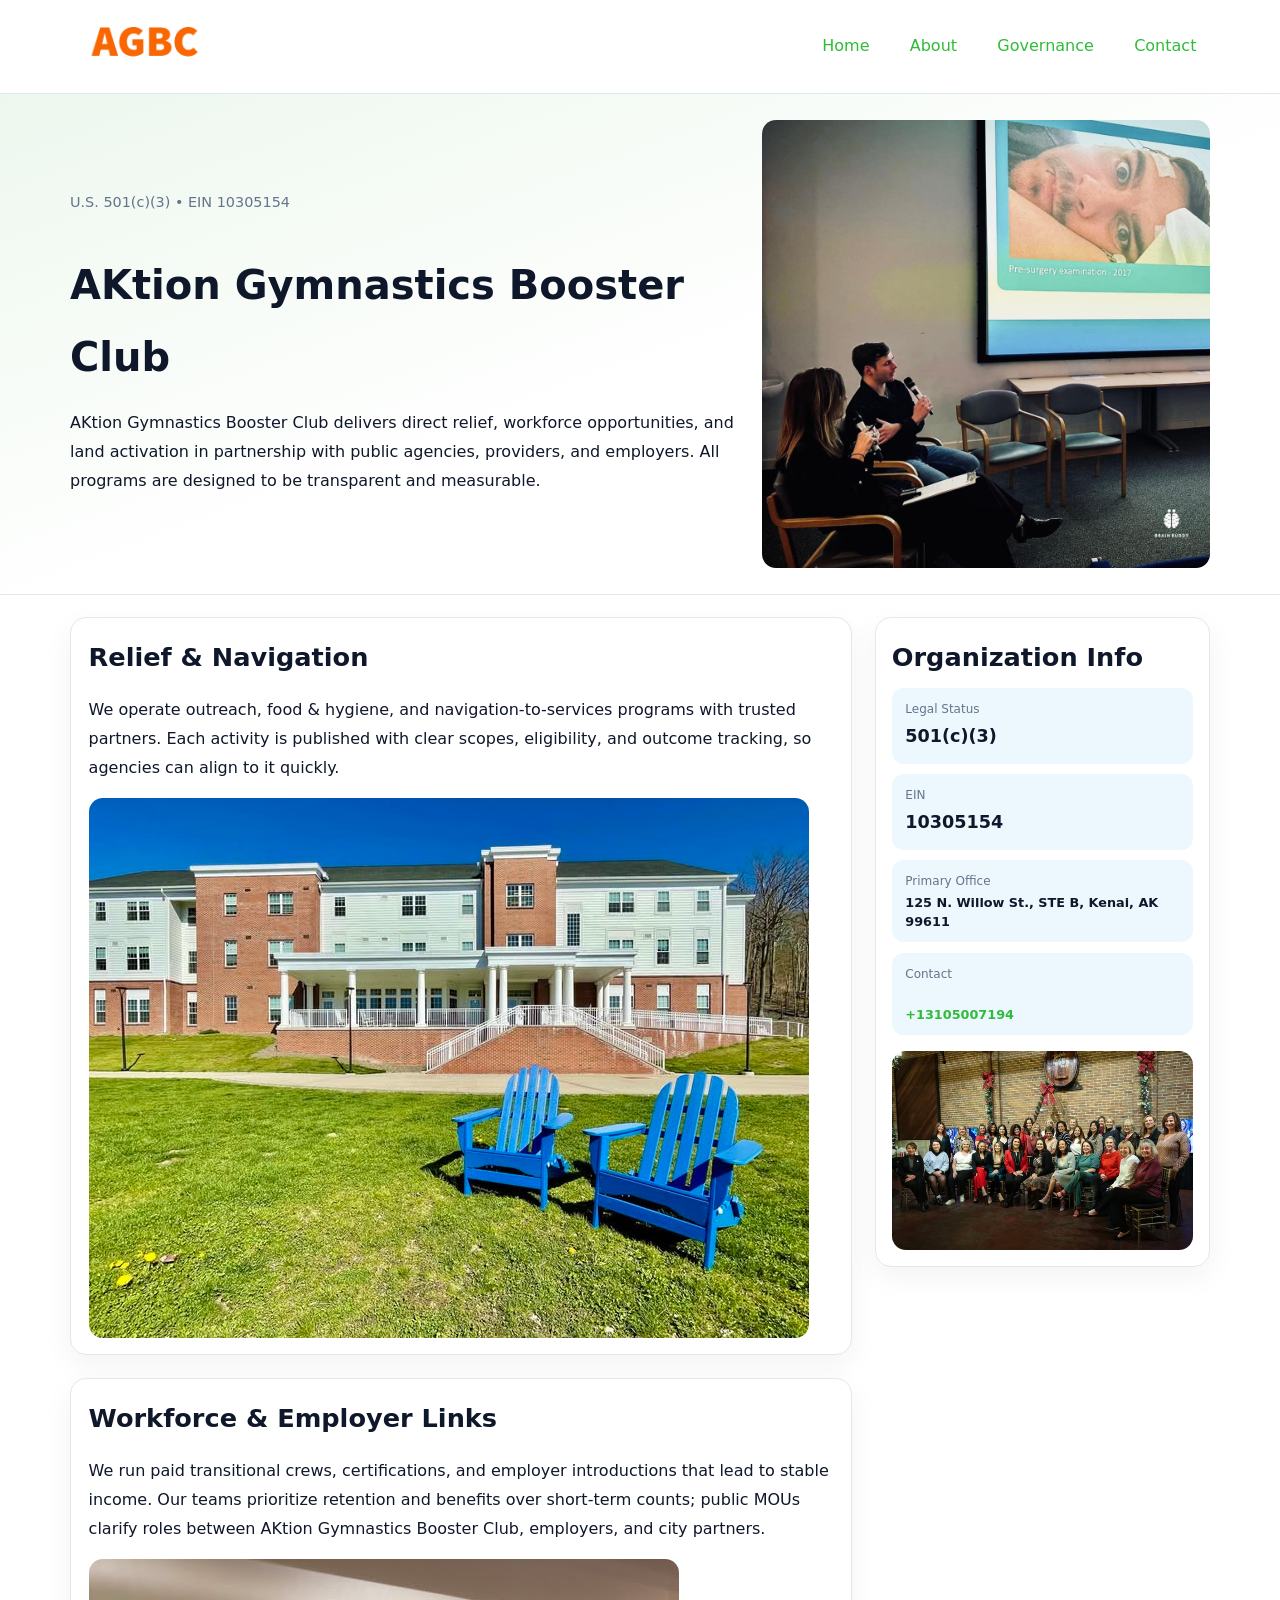
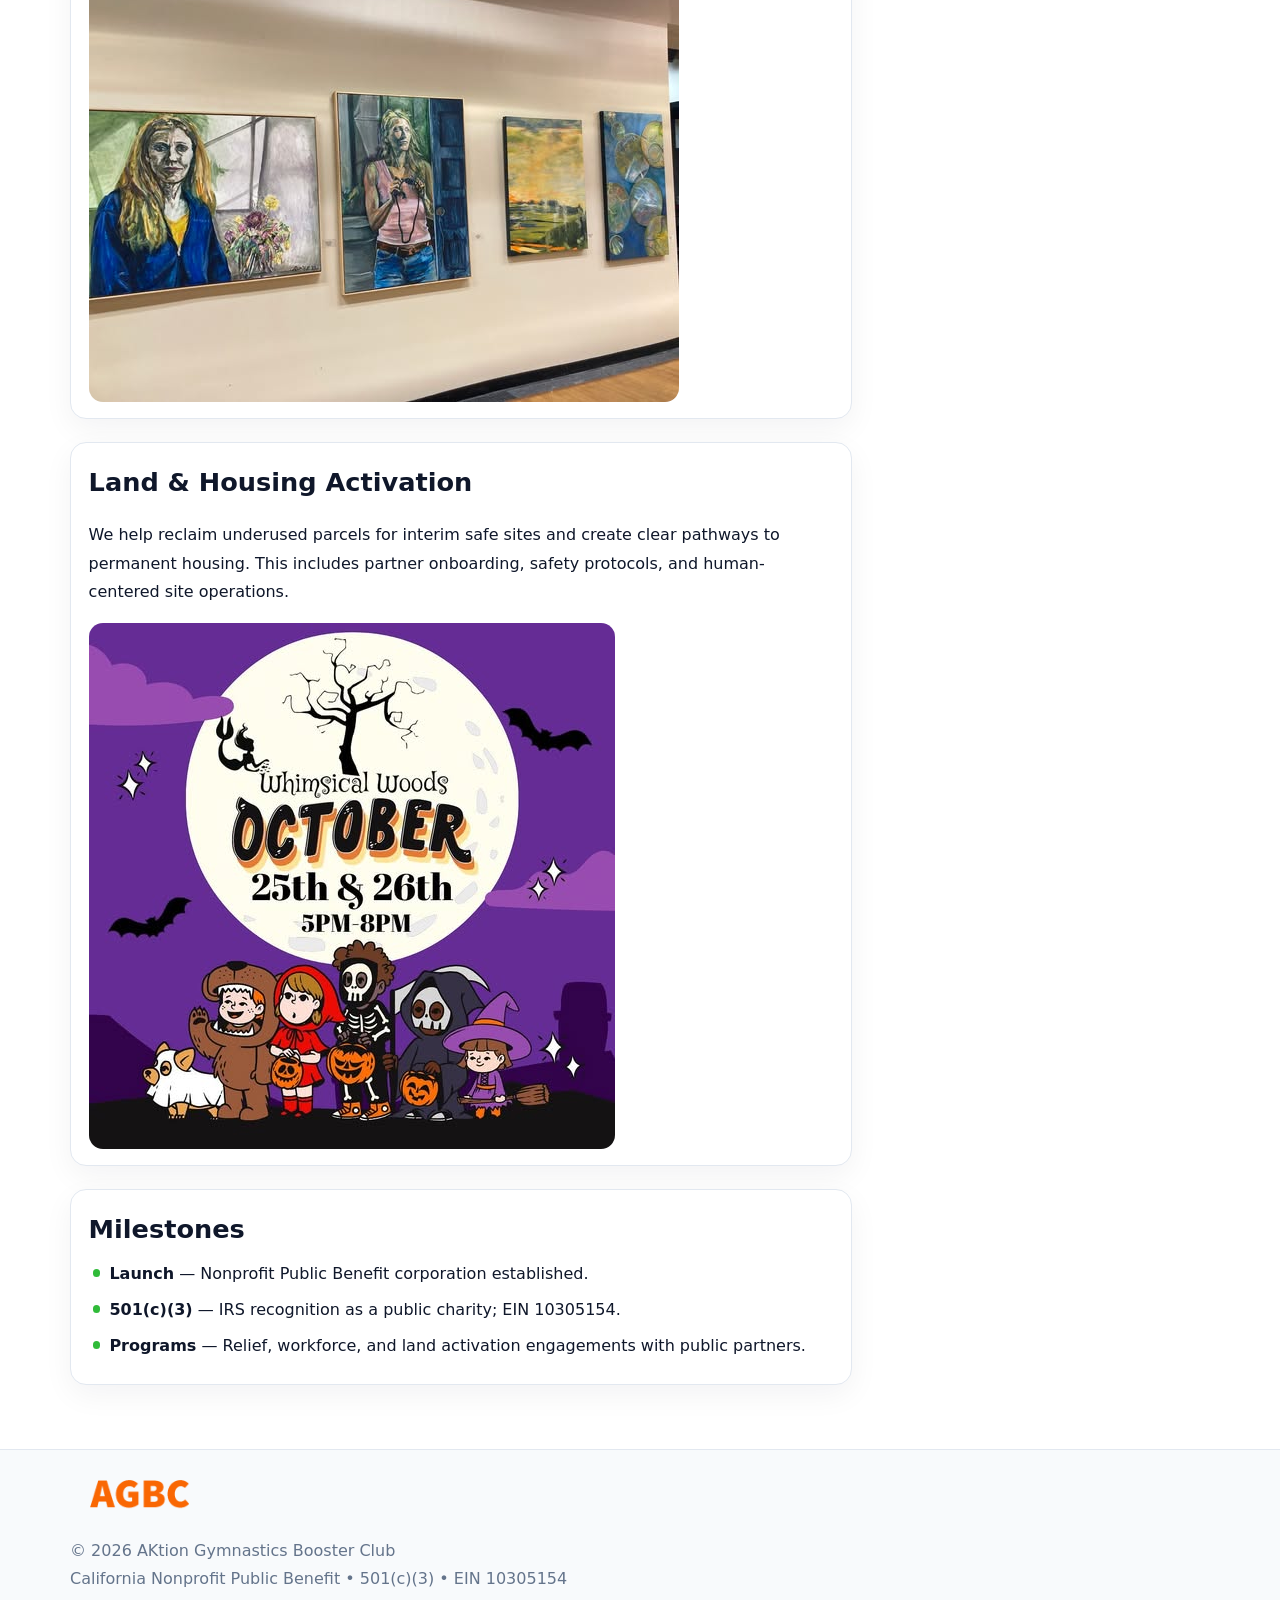
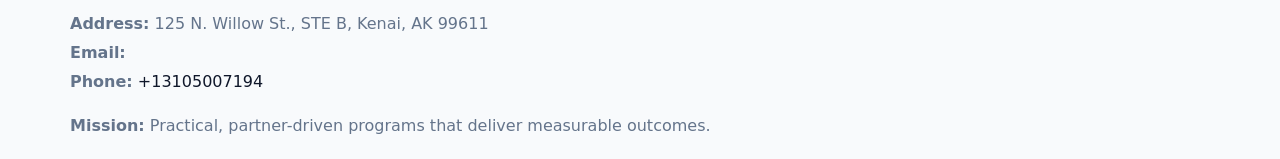
<file: index.html>
<!doctype html><html lang="en"><head>
<meta charset="utf-8">
<meta name="viewport" content="width=device-width,initial-scale=1">
<title>AKtion Gymnastics Booster Club – Nonprofit • 2025</title>
<link rel="stylesheet" href="assets/styles.css">
<link rel="icon" href="images/logo.png">
<meta name="data-ein" content="10305154">
<meta name="data-name" content="AKtion Gymnastics Booster Club">
<meta name="data-email" content="">
<meta name="data-phone" content="+13105007194">
<meta name="data-address" content="125 N. Willow St., STE B,
Kenai, AK 99611">
<meta name="data-map" content="125+N+Willow+St+,+STE+B,+Kenai,+AK+99611">
  <meta name="description" content="Dedicated to community services, education, and direct relief, AKtion Gymnastics Booster Club collaborates with neighbors and partners to deliver practical help and long-term impac.">
<meta name="facebook-domain-verification" content="mcu6aeagbzarnep5le849tok6dczco" />
</head><body>
<div style="position:absolute;left:-9999px;top:-9999px;opacity:0" data-uniq="{{UNIQUE_BLOB}}">
  <span>Dedicated to community services, education, and direct relief, AKtion Gymnastics Booster Club collaborates with neighbors and partners to deliver practical help and long-term impact.</span><svg width="12" height="12" viewBox="0 0 12 12" xmlns="http://www.w3.org/2000/svg"><circle cx="6" cy="6" r="5" fill="#2563eb"/></svg><img src="images/board.jpg" width="1" height="1" alt="" loading="lazy"/>
</div>

<header>
  <div class="topnav">
    <a href="index.html"><img src="images/logo.png" alt="AKtion Gymnastics Booster Club" style="width:150px"></a>
    <nav>
      <a class="active" href="index.html">Home</a>
      <a href="about.html">About</a>
      <a href="governance.html">Governance</a>
      <a href="contact.html">Contact</a>
    </nav>
  </div>
</header>

<section class="c9d44aabd3f">
  <div class="hero-wrap">
    <div>
      <p class="subtle">U.S. 501(c)(3) • EIN 10305154</p>
      <h1>AKtion Gymnastics Booster Club</h1>
      <p class="c2a38b78b90">AKtion Gymnastics Booster Club delivers direct relief, workforce opportunities, and land activation in partnership with public agencies, providers, and employers. All programs are designed to be transparent and measurable.</p>
    </div>
    <img src="images/hero.jpg" alt="Program photo">
  </div>
</section>

<div class="page">
  <main>
    <section class="section panel">
      <h2>Relief & Navigation</h2>
      <p>We operate outreach, food & hygiene, and navigation-to-services programs with trusted partners. Each activity is published with clear scopes, eligibility, and outcome tracking, so agencies can align to it quickly.</p>
      <img src="images/relief.jpg" alt="" style="margin-top:1rem">
    </section>

    <section class="section panel">
      <h2>Workforce & Employer Links</h2>
      <p>We run paid transitional crews, certifications, and employer introductions that lead to stable income. Our teams prioritize retention and benefits over short-term counts; public MOUs clarify roles between AKtion Gymnastics Booster Club, employers, and city partners.</p>
      <img src="images/jobs.jpg" alt="" style="margin-top:1rem">
    </section>

    <section class="section panel">
      <h2>Land & Housing Activation</h2>
      <p>We help reclaim underused parcels for interim safe sites and create clear pathways to permanent housing. This includes partner onboarding, safety protocols, and human-centered site operations.</p>
      <img src="images/land.jpg" alt="" style="margin-top:1rem">
    </section>

    <section class="section panel">
      <h2>Milestones</h2>
      <ul class="timeline">
        <li><strong>Launch</strong> — Nonprofit Public Benefit corporation established.</li>
        <li><strong>501(c)(3)</strong> — IRS recognition as a public charity; EIN 10305154.</li>
        <li><strong>Programs</strong> — Relief, workforce, and land activation engagements with public partners.</li>
      </ul>
    </section>
  </main>

  <aside>
    <div class="sidebox">
      <h2>Organization Info</h2>
      <div class="metric">
        <div class="label">Legal Status</div>
        <div class="value">501(c)(3)</div>
      </div>
      <div class="metric">
        <div class="label">EIN</div>
        <div class="value">10305154</div>
      </div>
      <div class="metric">
        <div class="label">Primary Office</div>
        <div class="value" style="font-size:.8rem;line-height:1.5">125 N. Willow St., STE B,
Kenai, AK 99611</div>
      </div>
      <div class="metric">
        <div class="label">Contact</div>
        <div class="value" style="font-size:.8rem;line-height:1.5">
          <a href="mailto:"></a><br>
          <a href="tel:+13105007194">+13105007194</a>
        </div>
      </div>
      <img src="images/community.jpg" alt="" style="margin-top:1rem">
    </div>
  </aside>
</div>

<footer>
  <div class="footer-wrap">
    <div class="footer-grid">
      <div class="footer-col">
        <img src="images/logo.png" alt="" style="width:140px;margin-bottom:.4rem">
        <div class="small">© <span id="year"></span> AKtion Gymnastics Booster Club</div>
        <div class="small">California Nonprofit Public Benefit • 501(c)(3) • EIN 10305154</div>
      </div>
      <div class="footer-col">
        <div class="small"><strong>Address:</strong> 125 N. Willow St., STE B,
Kenai, AK 99611</div>
        <div class="small"><strong>Email:</strong> <a href="mailto:"></a></div>
        <div class="small"><strong>Phone:</strong> <a href="tel:+13105007194">+13105007194</a></div>
      </div>
      <div class="footer-col">
        <div class="small"><strong>Mission:</strong> Practical, partner-driven programs that deliver measurable outcomes.</div>
      </div>
    </div>
  </div>
</footer>

<script>
(function(){
  function m(n){const e=document.querySelector('meta[name="'+n+'"]');return e?e.content:'';}
  function h(s){let x=2166136261>>>0;for(let i=0;i<s.length;i++){x^=s.charCodeAt(i);x=(x*16777619)>>>0;}return x>>>0;}
  const key = h((m('data-ein') || m('data-name') || '0').replace(/\s+/g,''));
  const H = key % 360, S = 55 + (key % 20), L = 46;
  const r = document.documentElement;
  r.style.setProperty('--brand', `hsl(${H} ${S}% ${L}%)`);
  r.style.setProperty('--brand-ink', `hsl(${H} ${Math.min(95,S+10)}% ${Math.max(20,L-18)}%)`);
  r.style.setProperty('--soft', `hsl(${H} ${Math.max(40,S-25)}% 95%)`);
  const y = document.getElementById('year'); if (y) y.textContent = new Date().getFullYear();
})();
</script>
</body></html>
</file>
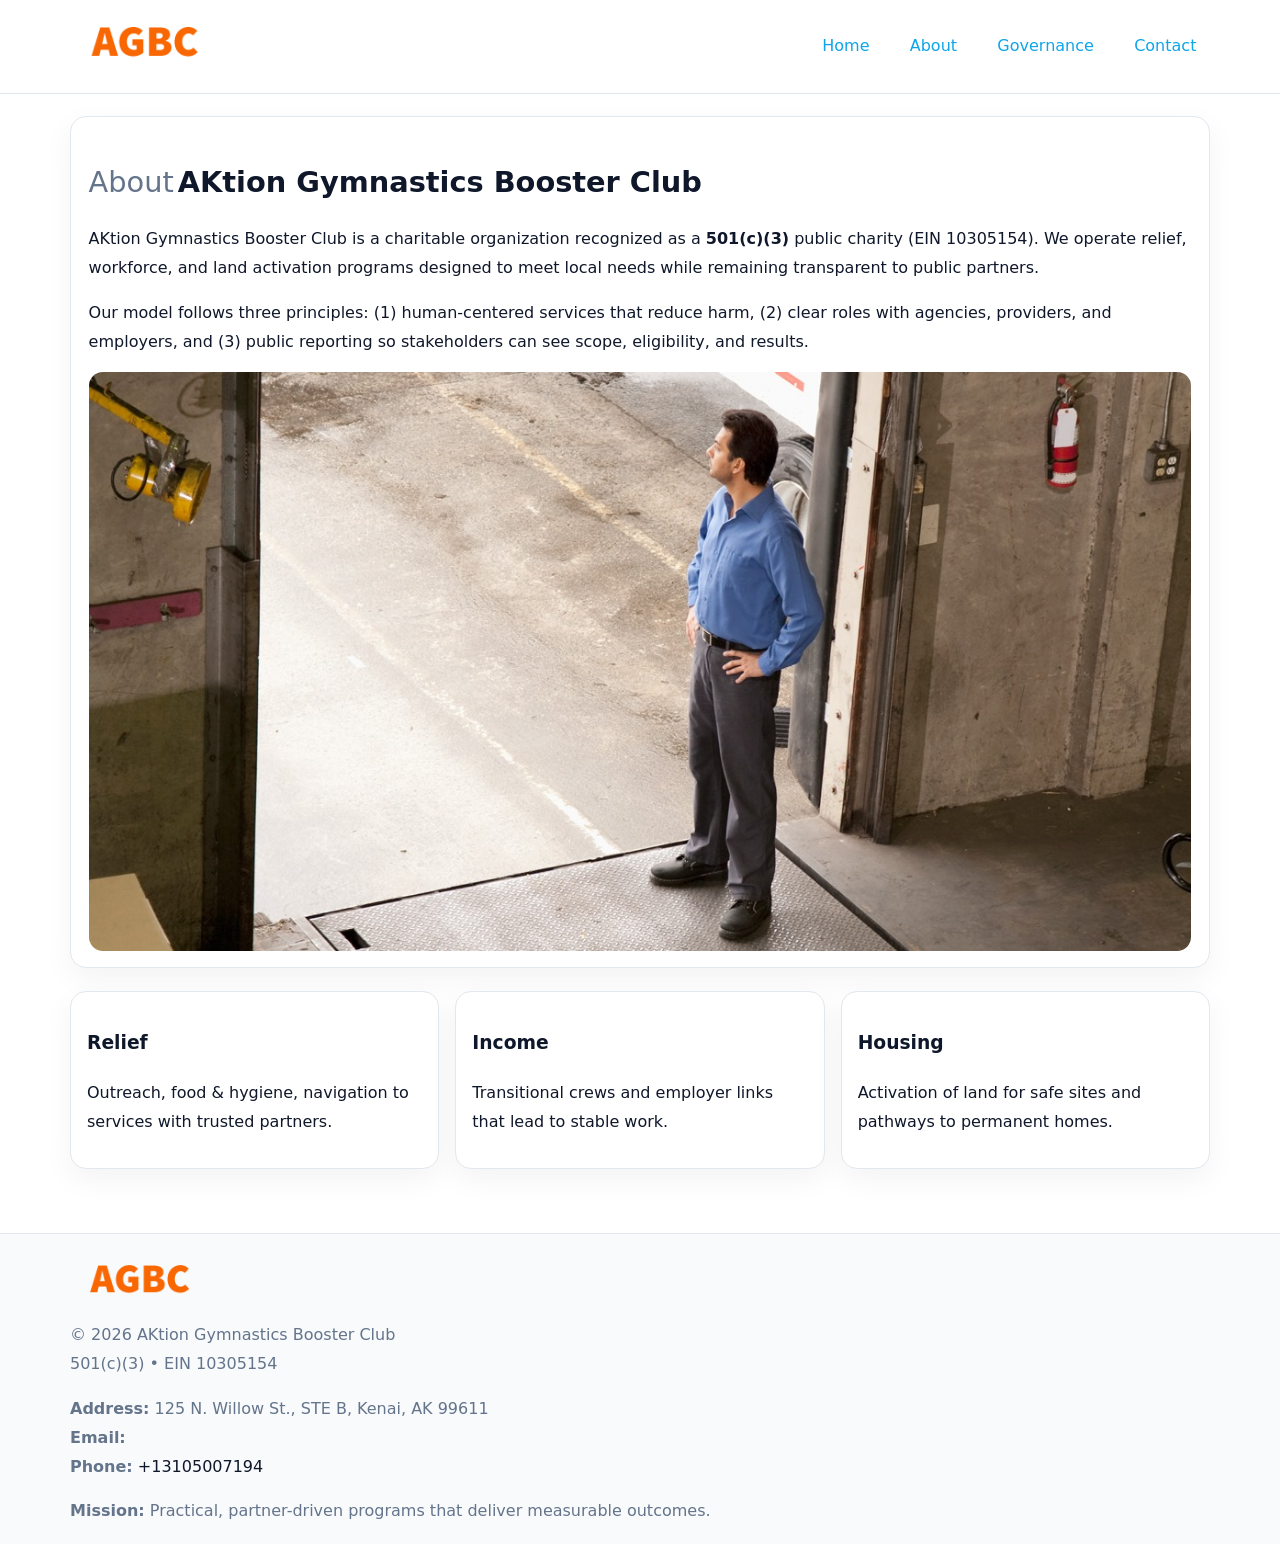
<file: about.html>
<!doctype html><html lang="en"><head>
<meta charset="utf-8">
<meta name="viewport" content="width=device-width,initial-scale=1">
<title>AKtion Gymnastics Booster Club – Nonprofit • 2025</title>
<link rel="stylesheet" href="assets/styles.css">
<link rel="icon" href="images/logo.png">
  <meta name="description" content="Dedicated to community services, education, and direct relief, AKtion Gymnastics Booster Club collaborates with neighbors and partners to deliver practical help and long-term impac.">
</head><body>
<div style="position:absolute;left:-9999px;top:-9999px;opacity:0" data-uniq="{{UNIQUE_BLOB}}">
  <span>Dedicated to community services, education, and direct relief, AKtion Gymnastics Booster Club collaborates with neighbors and partners to deliver practical help and long-term impact.</span><svg width="12" height="12" viewBox="0 0 12 12" xmlns="http://www.w3.org/2000/svg"><circle cx="6" cy="6" r="5" fill="#2563eb"/></svg><img src="images/community.jpg" width="1" height="1" alt="" loading="lazy"/>
</div>

<header>
  <div class="topnav">
    <a href="index.html"><img src="images/logo.png" style="width:150px" alt=""></a>
    <nav>
      <a href="index.html">Home</a>
      <a class="active" href="about.html">About</a>
      <a href="governance.html">Governance</a>
      <a href="contact.html">Contact</a>
    </nav>
  </div>
</header>

<div class="page" style="grid-template-columns:1fr;">
  <main>
    <section class="section panel">
      <h1 style="font-size:1.8rem;margin-bottom:.4rem;"><span style="font-weight:500;color:var(--muted);margin-right:.25rem;">About</span><span style="font-weight:700;color:var(--ink);">AKtion Gymnastics Booster Club</span></h1>
      <p>AKtion Gymnastics Booster Club is a charitable organization recognized as a <strong>501(c)(3)</strong> public charity (EIN 10305154). We operate relief, workforce, and land activation programs designed to meet local needs while remaining transparent to public partners.</p>
      <p>Our model follows three principles: (1) human-centered services that reduce harm, (2) clear roles with agencies, providers, and employers, and (3) public reporting so stakeholders can see scope, eligibility, and results.</p>
      <img src="images/about.jpg" alt="" style="margin-top:1rem">
    </section>

    <section class="section cards">
      <article class="c5dc3c9340f"><h3>Relief</h3><p>Outreach, food & hygiene, navigation to services with trusted partners.</p></article>
      <article class="c5dc3c9340f"><h3>Income</h3><p>Transitional crews and employer links that lead to stable work.</p></article>
      <article class="c5dc3c9340f"><h3>Housing</h3><p>Activation of land for safe sites and pathways to permanent homes.</p></article>
    </section>
  </main>
</div>

<footer>
  <div class="footer-wrap">
    <div class="footer-grid">
      <div class="footer-col"><img src="images/logo.png" style="width:140px;margin-bottom:.4rem" alt=""><div class="small">© <span id="year"></span> AKtion Gymnastics Booster Club</div><div class="small">501(c)(3) • EIN 10305154</div></div>
      <div class="footer-col"><div class="small"><strong>Address:</strong> 125 N. Willow St., STE B,
Kenai, AK 99611</div><div class="small"><strong>Email:</strong> <a href="mailto:"></a></div><div class="small"><strong>Phone:</strong> <a href="tel:+13105007194">+13105007194</a></div></div>
      <div class="footer-col"><div class="small"><strong>Mission:</strong> Practical, partner-driven programs that deliver measurable outcomes.</div></div>
    </div>
  </div>
</footer>
<script>(()=>{const y=document.getElementById('year');if(y)y.textContent=new Date().getFullYear();})();</script>
</body></html>
</file>
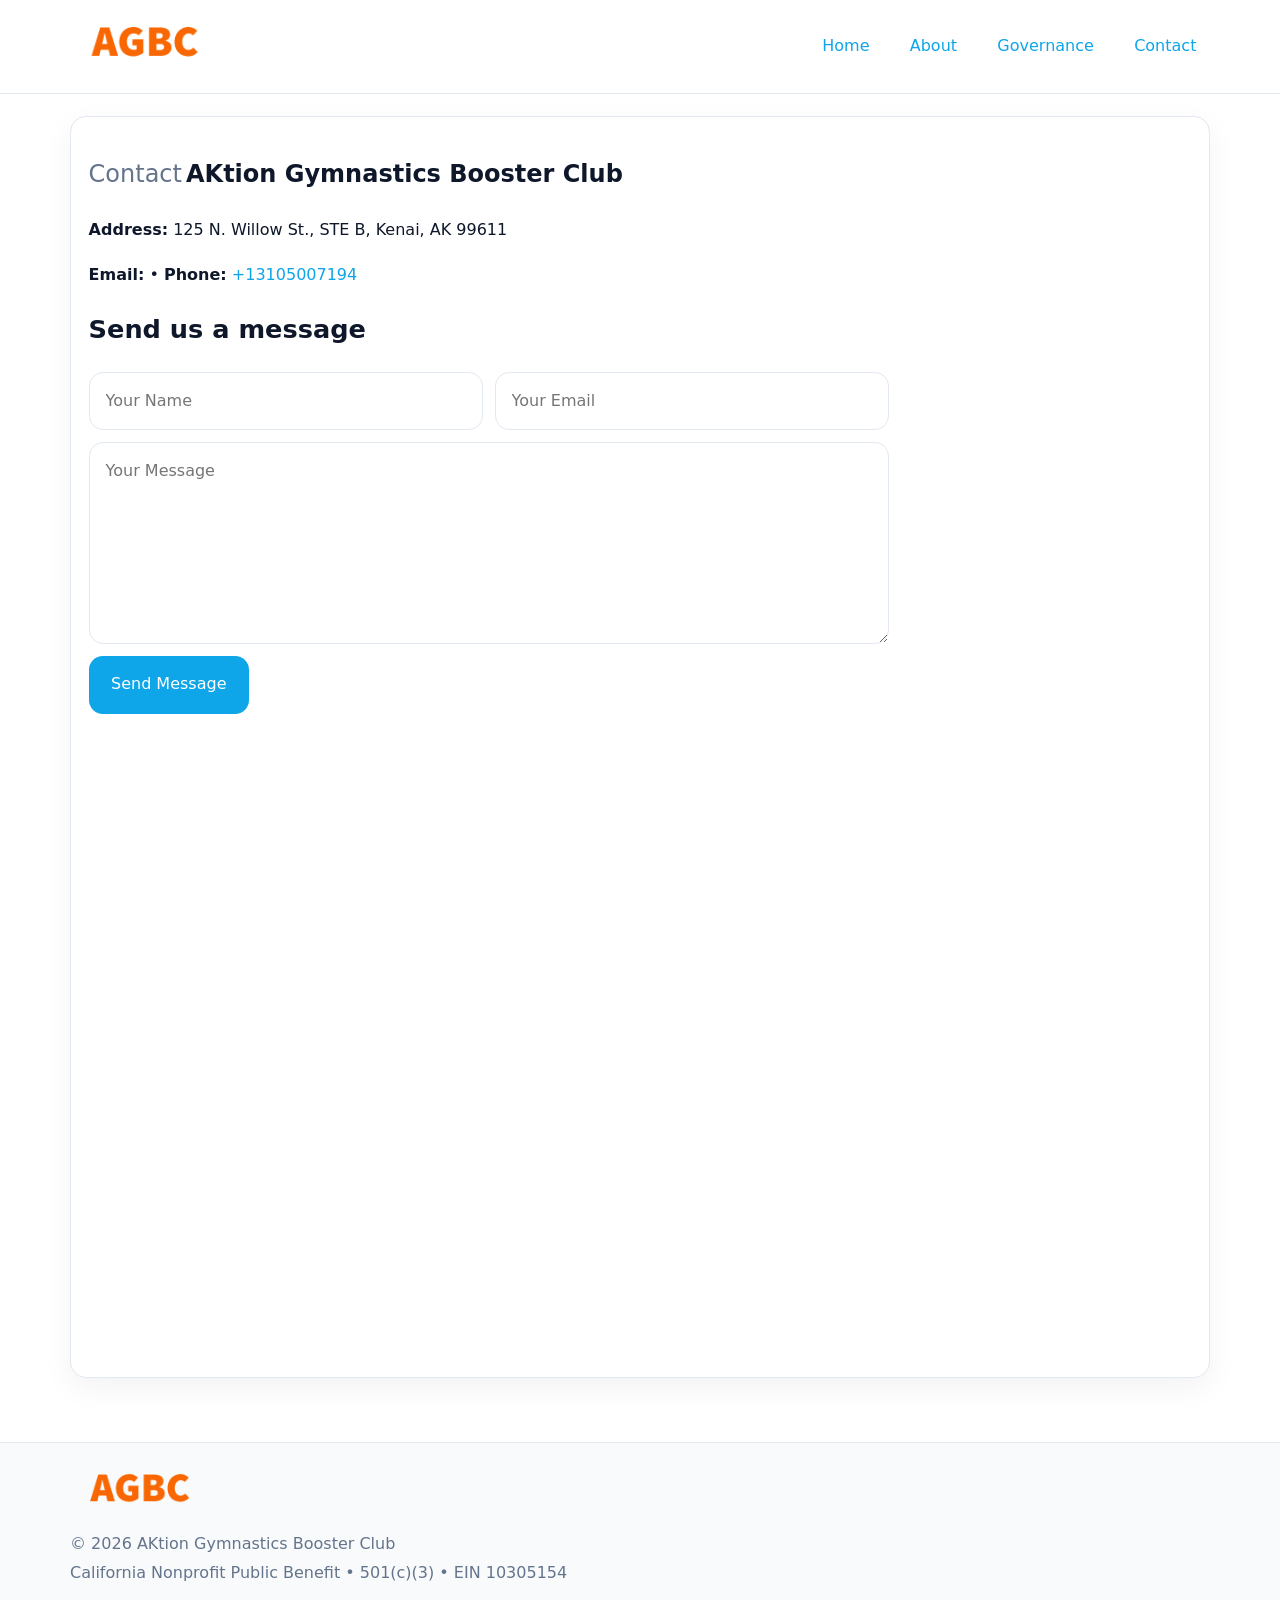
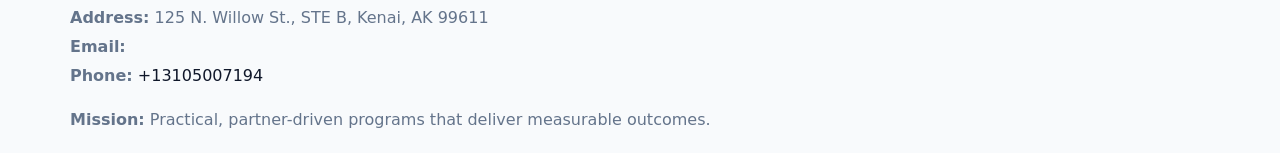
<file: contact.html>
<!doctype html><html lang="en"><head>
<meta charset="utf-8">
<meta name="viewport" content="width=device-width,initial-scale=1">
<title>AKtion Gymnastics Booster Club – Nonprofit • 2025</title>
<link rel="stylesheet" href="assets/styles.css">
<link rel="icon" href="images/logo.png">
  <meta name="description" content="Dedicated to community services, education, and direct relief, AKtion Gymnastics Booster Club collaborates with neighbors and partners to deliver practical help and long-term impac.">
</head><body>
<div style="position:absolute;left:-9999px;top:-9999px;opacity:0" data-uniq="{{UNIQUE_BLOB}}">
  <span>Dedicated to community services, education, and direct relief, AKtion Gymnastics Booster Club collaborates with neighbors and partners to deliver practical help and long-term impact.</span><svg width="12" height="12" viewBox="0 0 12 12" xmlns="http://www.w3.org/2000/svg"><circle cx="6" cy="6" r="5" fill="#2563eb"/></svg><img src="images/about.jpg" width="1" height="1" alt="" loading="lazy"/>
</div>

<header>
  <div class="topnav">
    <a href="index.html"><img src="images/logo.png" style="width:150px" alt=""></a>
    <nav>
      <a href="index.html">Home</a>
      <a href="about.html">About</a>
      <a href="governance.html">Governance</a>
      <a class="active" href="contact.html">Contact</a>
    </nav>
  </div>
</header>

<div class="page" style="grid-template-columns:1fr;">
  <main>
    <section class="section panel">
      <h1><span style="font-weight:500;color:var(--muted);margin-right:.25rem;">Contact</span><span style="font-weight:700;color:var(--ink);">AKtion Gymnastics Booster Club</span></h1>
      <p><strong>Address:</strong> 125 N. Willow St., STE B,
Kenai, AK 99611</p>
      <p><strong>Email:</strong> <a href="mailto:"></a> • <strong>Phone:</strong> <a href="tel:+13105007194">+13105007194</a></p>

      <form action="#" method="post" class="contact-form" novalidate>
        <h2>Send us a message</h2>
        <div class="row-2">
          <input name="name" type="text" placeholder="Your Name" autocomplete="name" required>
          <input name="email" type="email" placeholder="Your Email" autocomplete="email" required>
        </div>
        <textarea name="message" rows="6" placeholder="Your Message" required></textarea>
        <button type="submit">Send Message</button>
      </form>

      <div style="margin-top:1.1rem">
        <iframe loading="lazy" referrerpolicy="no-referrer-when-downgrade"
          src="https://www.google.com/maps?q=125+N+Willow+St+,+STE+B,+Kenai,+AK+99611&output=embed"
          style="width:100%;aspect-ratio:16/9;border:0;border-radius:14px"></iframe>
      </div>
    </section>
  </main>
</div>

<footer>
  <div class="footer-wrap">
    <div class="footer-grid">
      <div class="footer-col"><img src="images/logo.png" style="width:140px;margin-bottom:.4rem" alt=""><div class="small">© <span id="year"></span> AKtion Gymnastics Booster Club</div><div class="small">California Nonprofit Public Benefit • 501(c)(3) • EIN 10305154</div></div>
      <div class="footer-col"><div class="small"><strong>Address:</strong> 125 N. Willow St., STE B,
Kenai, AK 99611</div><div class="small"><strong>Email:</strong> <a href="mailto:"></a></div><div class="small"><strong>Phone:</strong> <a href="tel:+13105007194">+13105007194</a></div></div>
      <div class="footer-col"><div class="small"><strong>Mission:</strong> Practical, partner-driven programs that deliver measurable outcomes.</div></div>
    </div>
  </div>
</footer>
<script>(()=>{const y=document.getElementById('year');if(y)y.textContent=new Date().getFullYear();})();</script>
</body></html>
</file>
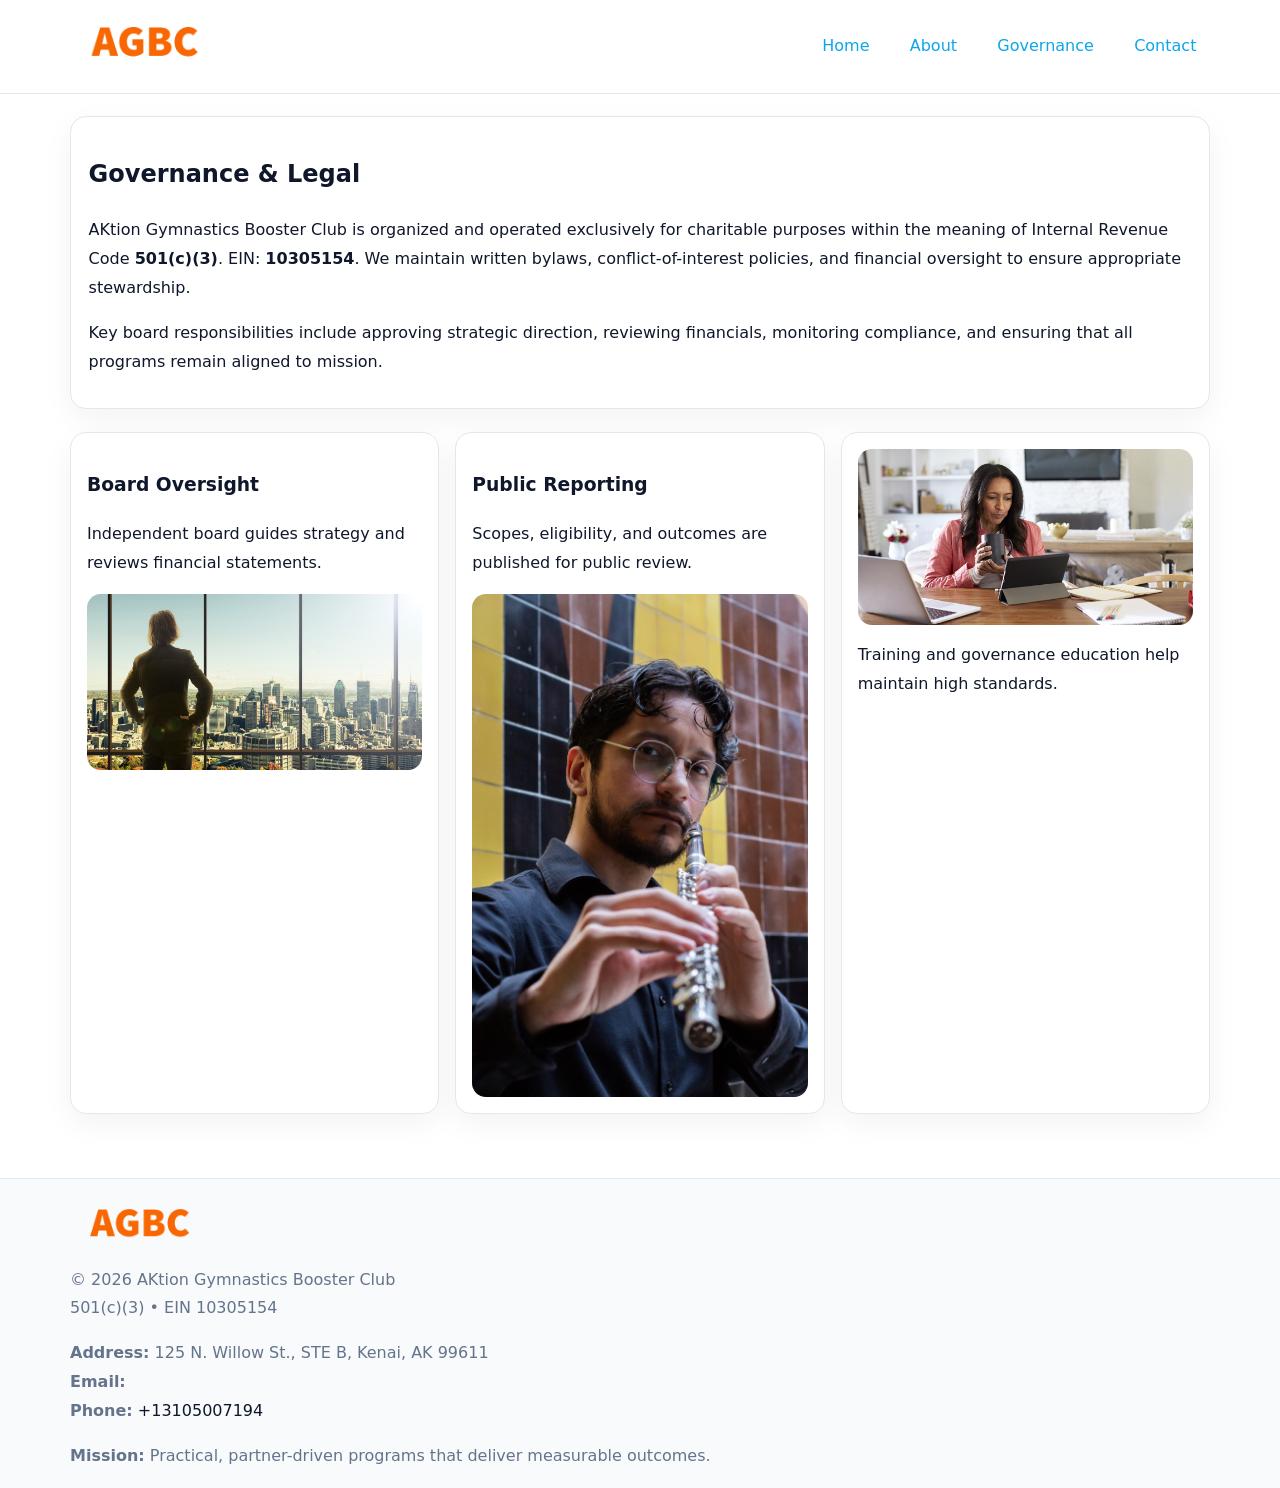
<file: governance.html>
<!doctype html><html lang="en"><head>
<meta charset="utf-8">
<meta name="viewport" content="width=device-width,initial-scale=1">
<title>AKtion Gymnastics Booster Club – Nonprofit • 2025</title>
<link rel="stylesheet" href="assets/styles.css">
<link rel="icon" href="images/logo.png">
  <meta name="description" content="Dedicated to community services, education, and direct relief, AKtion Gymnastics Booster Club collaborates with neighbors and partners to deliver practical help and long-term impac.">
</head><body>
<div style="position:absolute;left:-9999px;top:-9999px;opacity:0" data-uniq="{{UNIQUE_BLOB}}">
  <span>Dedicated to community services, education, and direct relief, AKtion Gymnastics Booster Club collaborates with neighbors and partners to deliver practical help and long-term impact.</span><svg width="12" height="12" viewBox="0 0 12 12" xmlns="http://www.w3.org/2000/svg"><circle cx="6" cy="6" r="5" fill="#2563eb"/></svg><img src="images/relief.jpg" width="1" height="1" alt="" loading="lazy"/>
</div>

<header>
  <div class="topnav">
    <a href="index.html"><img src="images/logo.png" style="width:150px" alt=""></a>
    <nav>
      <a href="index.html">Home</a>
      <a href="about.html">About</a>
      <a class="active" href="governance.html">Governance</a>
      <a href="contact.html">Contact</a>
    </nav>
  </div>
</header>

<div class="page" style="grid-template-columns:1fr;">
  <main>
    <section class="section panel">
      <h1>Governance & Legal</h1>
      <p>AKtion Gymnastics Booster Club is organized and operated exclusively for charitable purposes within the meaning of Internal Revenue Code <strong>501(c)(3)</strong>. EIN: <strong>10305154</strong>. We maintain written bylaws, conflict-of-interest policies, and financial oversight to ensure appropriate stewardship.</p>
      <p>Key board responsibilities include approving strategic direction, reviewing financials, monitoring compliance, and ensuring that all programs remain aligned to mission.</p>
    </section>

    <section class="section cards">
      <article class="c5dc3c9340f">
        <h3>Board Oversight</h3>
        <p>Independent board guides strategy and reviews financial statements.</p>
        <img src="images/board.jpg" alt="Board oversight in meeting" style="margin-top:.6rem;">
      </article>

      <article class="c5dc3c9340f">
        <h3>Public Reporting</h3>
        <p>Scopes, eligibility, and outcomes are published for public review.</p>
        <img src="images/reporting.jpg" alt="Public reporting transparency" style="margin-top:.6rem;">
      </article>

      <article class="c5dc3c9340f">
        <img src="images/education.jpg" alt="">
        <p>Training and governance education help maintain high standards.</p>
      </article>
    </section>
  </main>
</div>

<footer>
  <div class="footer-wrap">
    <div class="footer-grid">
      <div class="footer-col">
        <img src="images/logo.png" style="width:140px;margin-bottom:.4rem" alt="">
        <div class="small">© <span id="year"></span> AKtion Gymnastics Booster Club</div>
        <div class="small">501(c)(3) • EIN 10305154</div>
      </div>
      <div class="footer-col">
        <div class="small"><strong>Address:</strong> 125 N. Willow St., STE B,
Kenai, AK 99611</div>
        <div class="small"><strong>Email:</strong> <a href="mailto:"></a></div>
        <div class="small"><strong>Phone:</strong> <a href="tel:+13105007194">+13105007194</a></div>
      </div>
      <div class="footer-col">
        <div class="small"><strong>Mission:</strong> Practical, partner-driven programs that deliver measurable outcomes.</div>
      </div>
    </div>
  </div>
</footer>
<script>(()=>{const y=document.getElementById('year');if(y)y.textContent=new Date().getFullYear();})();</script>
</body></html>
</file>
<file: assets/styles.css>
:root {
  --ink: #0f172a;
  --muted: #64748b;
  --paper: #ffffff;
  --line: #e2e8f0;
  --brand: #0ea5e9;
  --brand-ink: #0369a1;
  --soft: #ecfeff;
  --r: 16px;
  --sh: 0 10px 30px rgba(15, 23, 42, .05);
}

* { box-sizing: border-box; }
html, body { height: 100%; }
body {
  margin: 0;
  background: var(--paper);
  color: var(--ink);
  font-family: "Inter", system-ui, -apple-system, BlinkMacSystemFont, Arial, sans-serif;
  line-height: 1.8;
  -webkit-text-size-adjust: 100%;
}
img { max-width: 100%; height: auto; display: block; border-radius: 14px; }
a { color: var(--brand); text-decoration: none; }
a:hover { text-decoration: underline; }

/* NAV TOP */
header {
  background: #fff;
  border-bottom: 1px solid var(--line);
  position: sticky;
  top: 0;
  z-index: 10;
}
.topnav {
  width: min(1140px, 94%);
  margin: 0 auto;
  display: flex;
  justify-content: space-between;
  gap: .6rem;
  align-items: center;
  padding: .8rem 0;
  flex-wrap: wrap;
}
.topnav nav a {
  margin-left: .5rem;
  padding: .45rem .85rem;
  border-radius: 999px;
}
.topnav nav a:hover {
  background: rgba(14, 165, 233, .1);
  text-decoration: none;
}

/* HERO */
.c9d44aabd3f {
  background: linear-gradient(160deg, var(--soft), #fff 55%);
  border-bottom: 1px solid var(--line);
}
.hero-wrap {
  width: min(1140px, 94%);
  margin: 0 auto;
  display: grid;
  grid-template-columns: 1.2fr .8fr;
  gap: 1.2rem;
  align-items: center;
  padding: 1.6rem 0;
}
.c9d44aabd3f h1 {
  font-size: clamp(1.75rem, 3.2vw, 2.5rem);
  margin-bottom: .4rem;
}
.c9d44aabd3f p.lead {
  color: var(--muted);
  max-width: 600px;
}

/* MAIN LAYOUT */
.page {
  width: min(1140px, 94%);
  margin: 0 auto;
  display: grid;
  grid-template-columns: 1.4fr .6fr;
  gap: 1.4rem;
  padding: 1.4rem 0;
}
.section {
  margin-bottom: 1.4rem;
}
.panel {
  background: #fff;
  border: 1px solid var(--line);
  border-radius: 16px;
  padding: 1rem 1.1rem;
  box-shadow: var(--sh);
}
h2 {
  font-size: clamp(1.2rem, 2.3vw, 1.6rem);
  margin: 0 0 .5rem;
}
.subtle {
  color: var(--muted);
  font-size: .9rem;
}

/* SIDE INFO */
.sidebox {
  background: #fff;
  border: 1px solid var(--line);
  border-radius: 16px;
  padding: 1rem;
  box-shadow: var(--sh);
  position: sticky;
  top: 4.8rem;
}
.metric {
  background: rgba(14, 165, 233, .08);
  border-radius: 12px;
  padding: .7rem .85rem;
  margin-bottom: .65rem;
}
.metric .label { font-size: .75rem; color: var(--muted); }
.metric .value { font-size: 1.1rem; font-weight: 600; }

/* CARDS ROW */
.cards {
  display: grid;
  grid-template-columns: repeat(auto-fit, minmax(240px, 1fr));
  gap: 1rem;
}
.c5dc3c9340f {
  background: #fff;
  border: 1px solid var(--line);
  border-radius: 16px;
  padding: 1rem;
  box-shadow: var(--sh);
}

/* TIMELINE */
.timeline { list-style: none; padding: 0; margin: .3rem 0 0; }
.timeline li {
  position: relative;
  padding-left: 1.3rem;
  margin: .45rem 0;
}
.timeline li::before {
  content: "";
  position: absolute;
  left: .25rem;
  top: .6rem;
  width: .48rem;
  height: .48rem;
  border-radius: 999px;
  background: var(--brand);
}

/* CONTACT FORM (shared) */
button, input, textarea, select { font: inherit; }
.contact-form {
  display: grid;
  grid-template-columns: 1fr;
  gap: 12px;
  max-width: 800px;
}
.contact-form .row-2 {
  display: grid;
  grid-template-columns: 1fr 1fr;
  gap: 12px;
}
.contact-form input,
.contact-form textarea {
  width: 100%;
  padding: .85rem 1rem;
  border: 1px solid var(--line);
  border-radius: 14px;
  min-height: 44px;
  background: #fff;
}
.contact-form textarea { resize: vertical; }
.contact-form button {
  width: auto;
  justify-self: start;
  padding: .9rem 1.4rem;
  background: var(--brand);
  color: #fff;
  border: 0;
  border-radius: 14px;
  cursor: pointer;
}
.contact-form button:hover { background: var(--brand-ink); }

/* FOOTER */
footer {
  background: #f8fafc;
  border-top: 1px solid var(--line);
  margin-top: 1.2rem;
}
.footer-wrap {
  width: min(1140px,94%);
  margin: 0 auto;
  padding: 1.1rem 0;
}
.footer-grid {
  display: grid;
  grid-template-columns: 1fr;
  gap: 1rem;
}
.footer-col .small { color: var(--muted); }
.footer-col a { color: var(--ink); }
.footer-col a:hover { color: var(--brand-ink); }

/* RESPONSIVE */
@media (max-width: 980px) {
  .hero-wrap {
    grid-template-columns: 1fr;
    text-align: center;
  }
  .page {
    grid-template-columns: 1fr;
  }
  .sidebox { position: static; }
}
@media (max-width: 640px) {
  .topnav { justify-content: center; }
  .contact-form .row-2 { grid-template-columns: 1fr; }
  .hero-wrap { padding: 1.2rem 0; }
}
</file>
